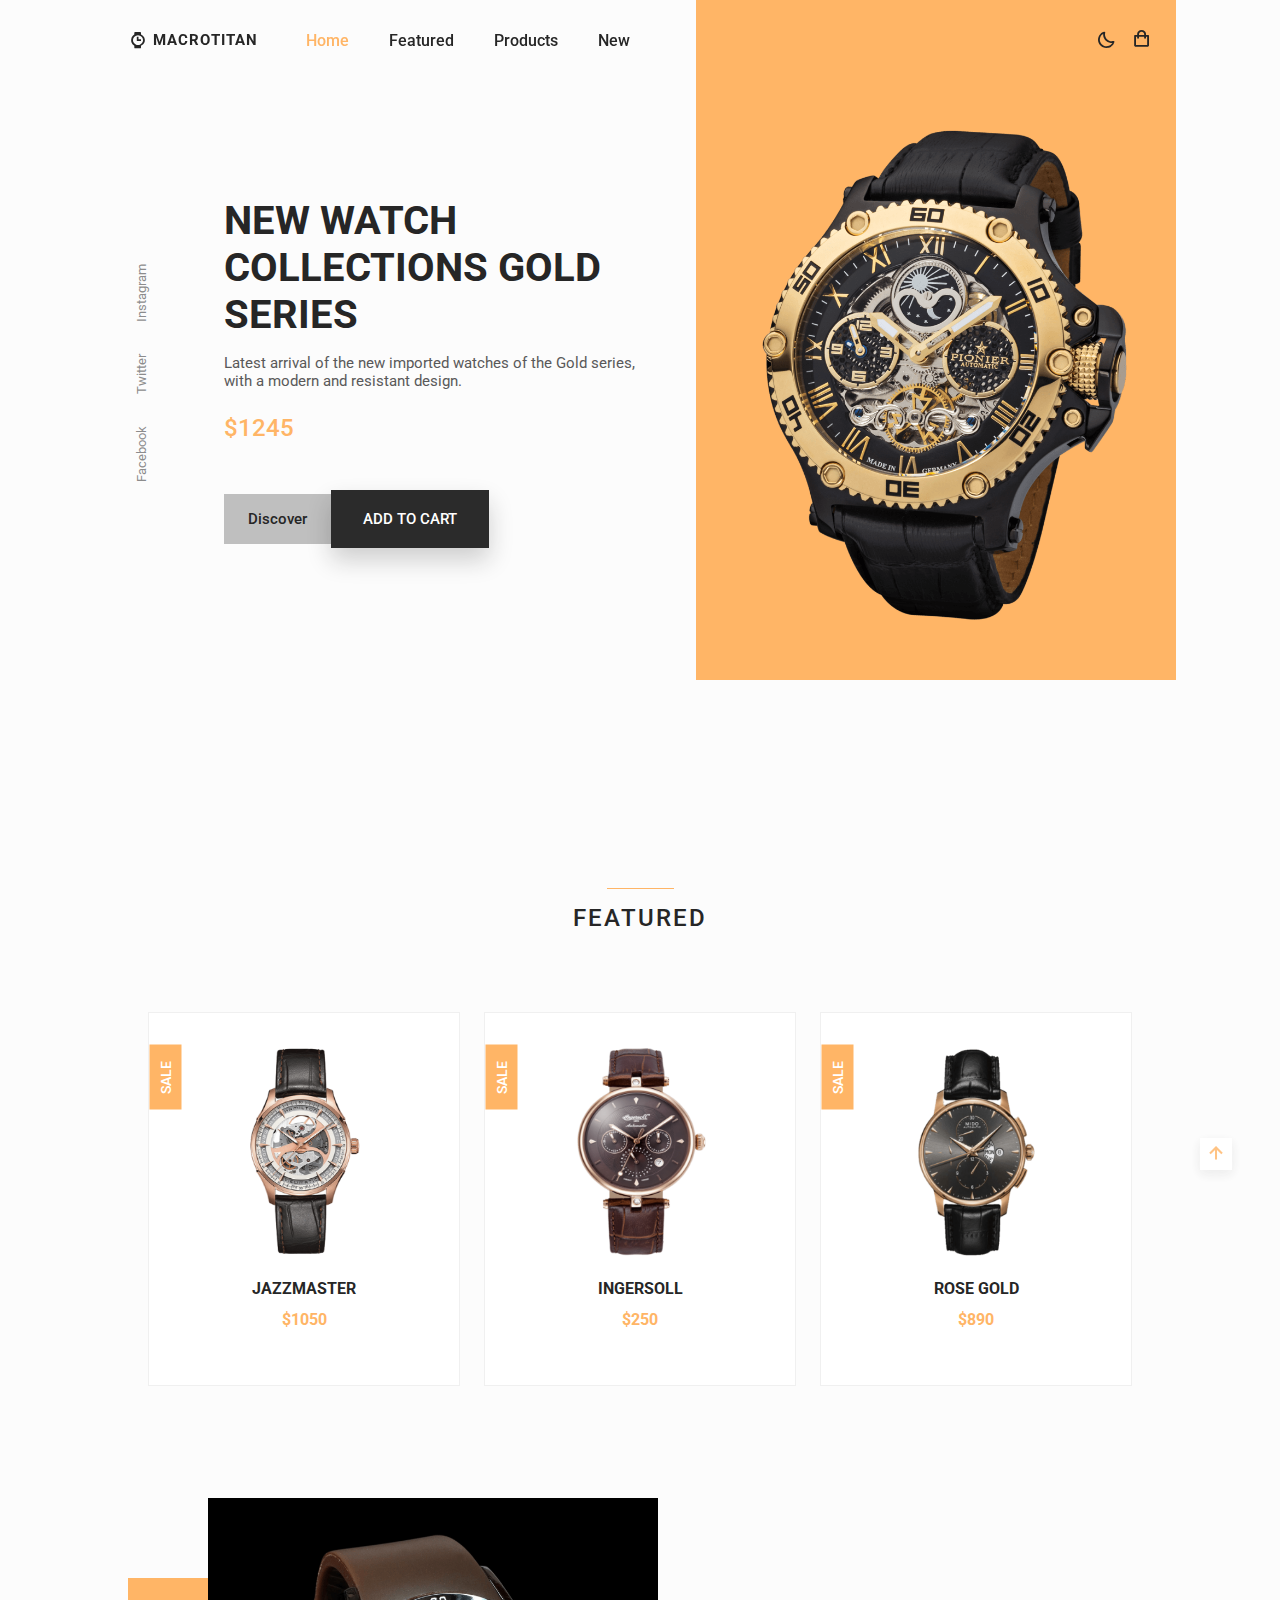
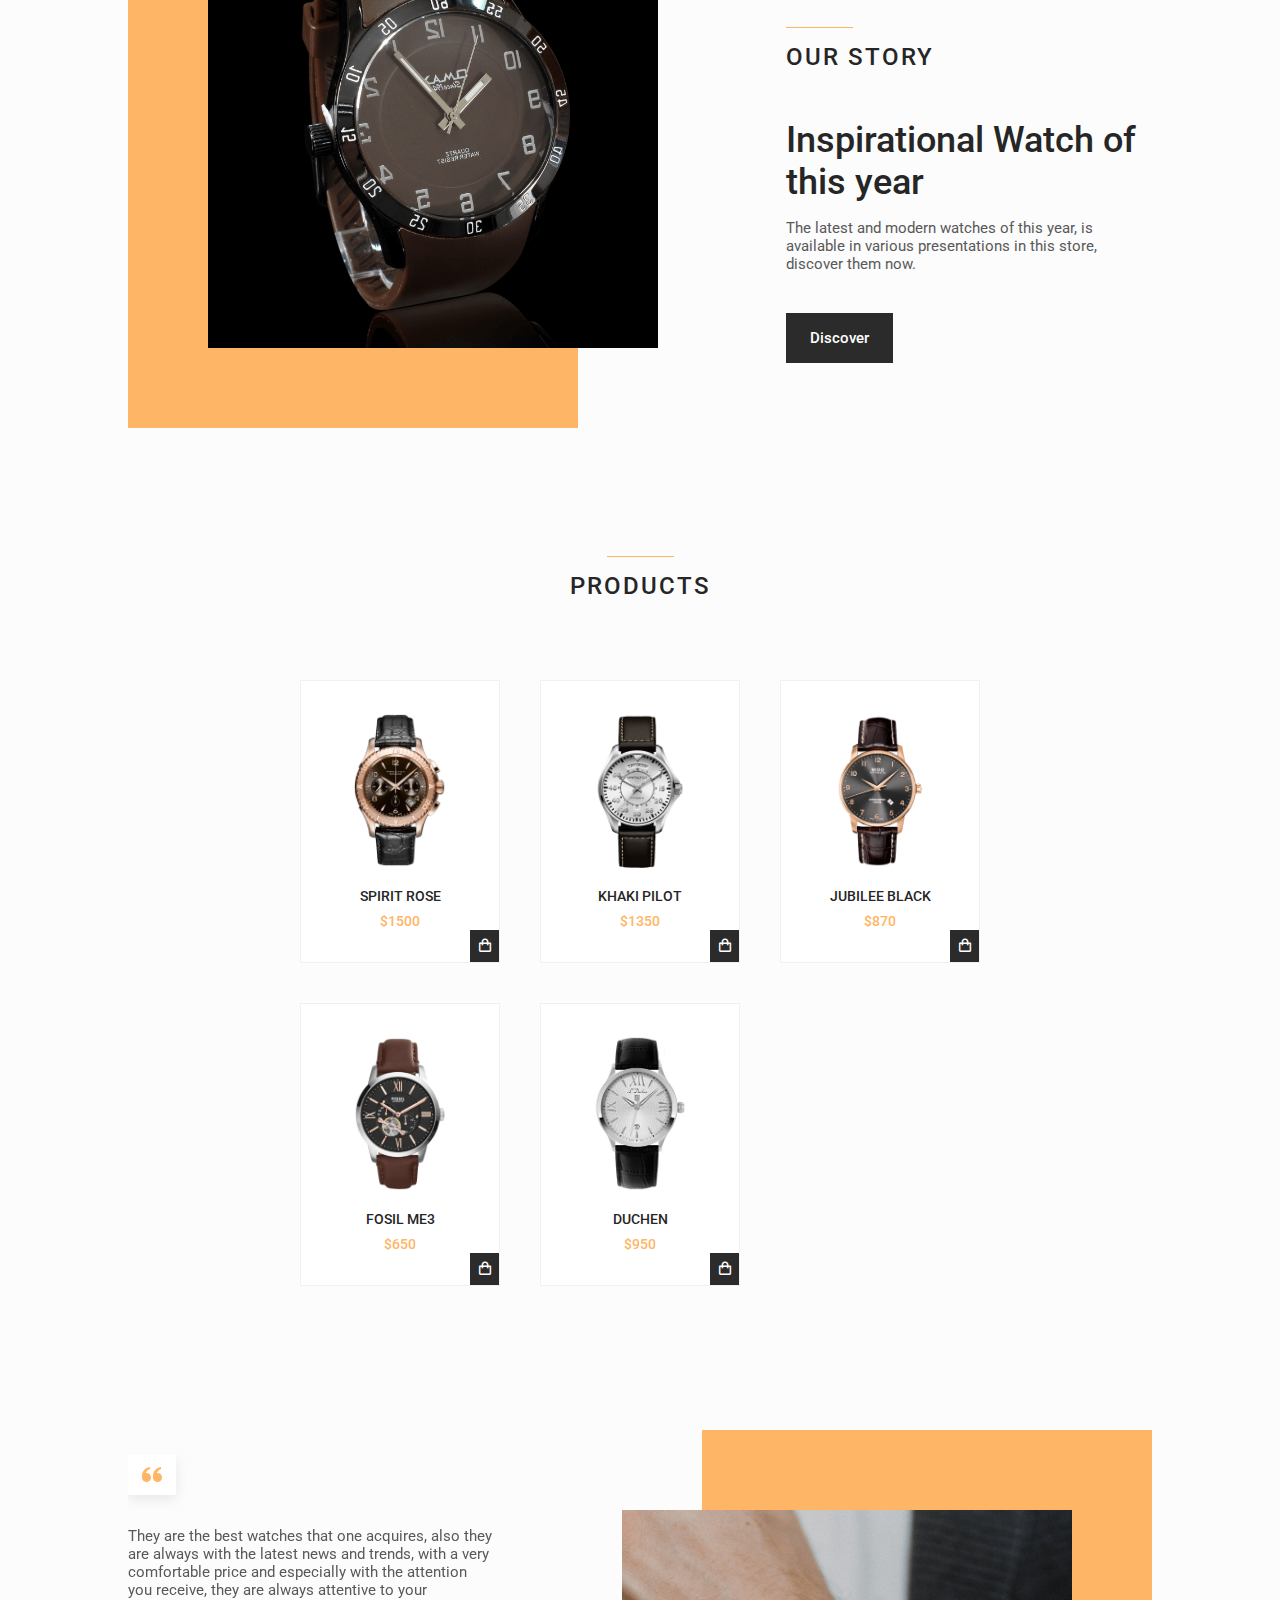
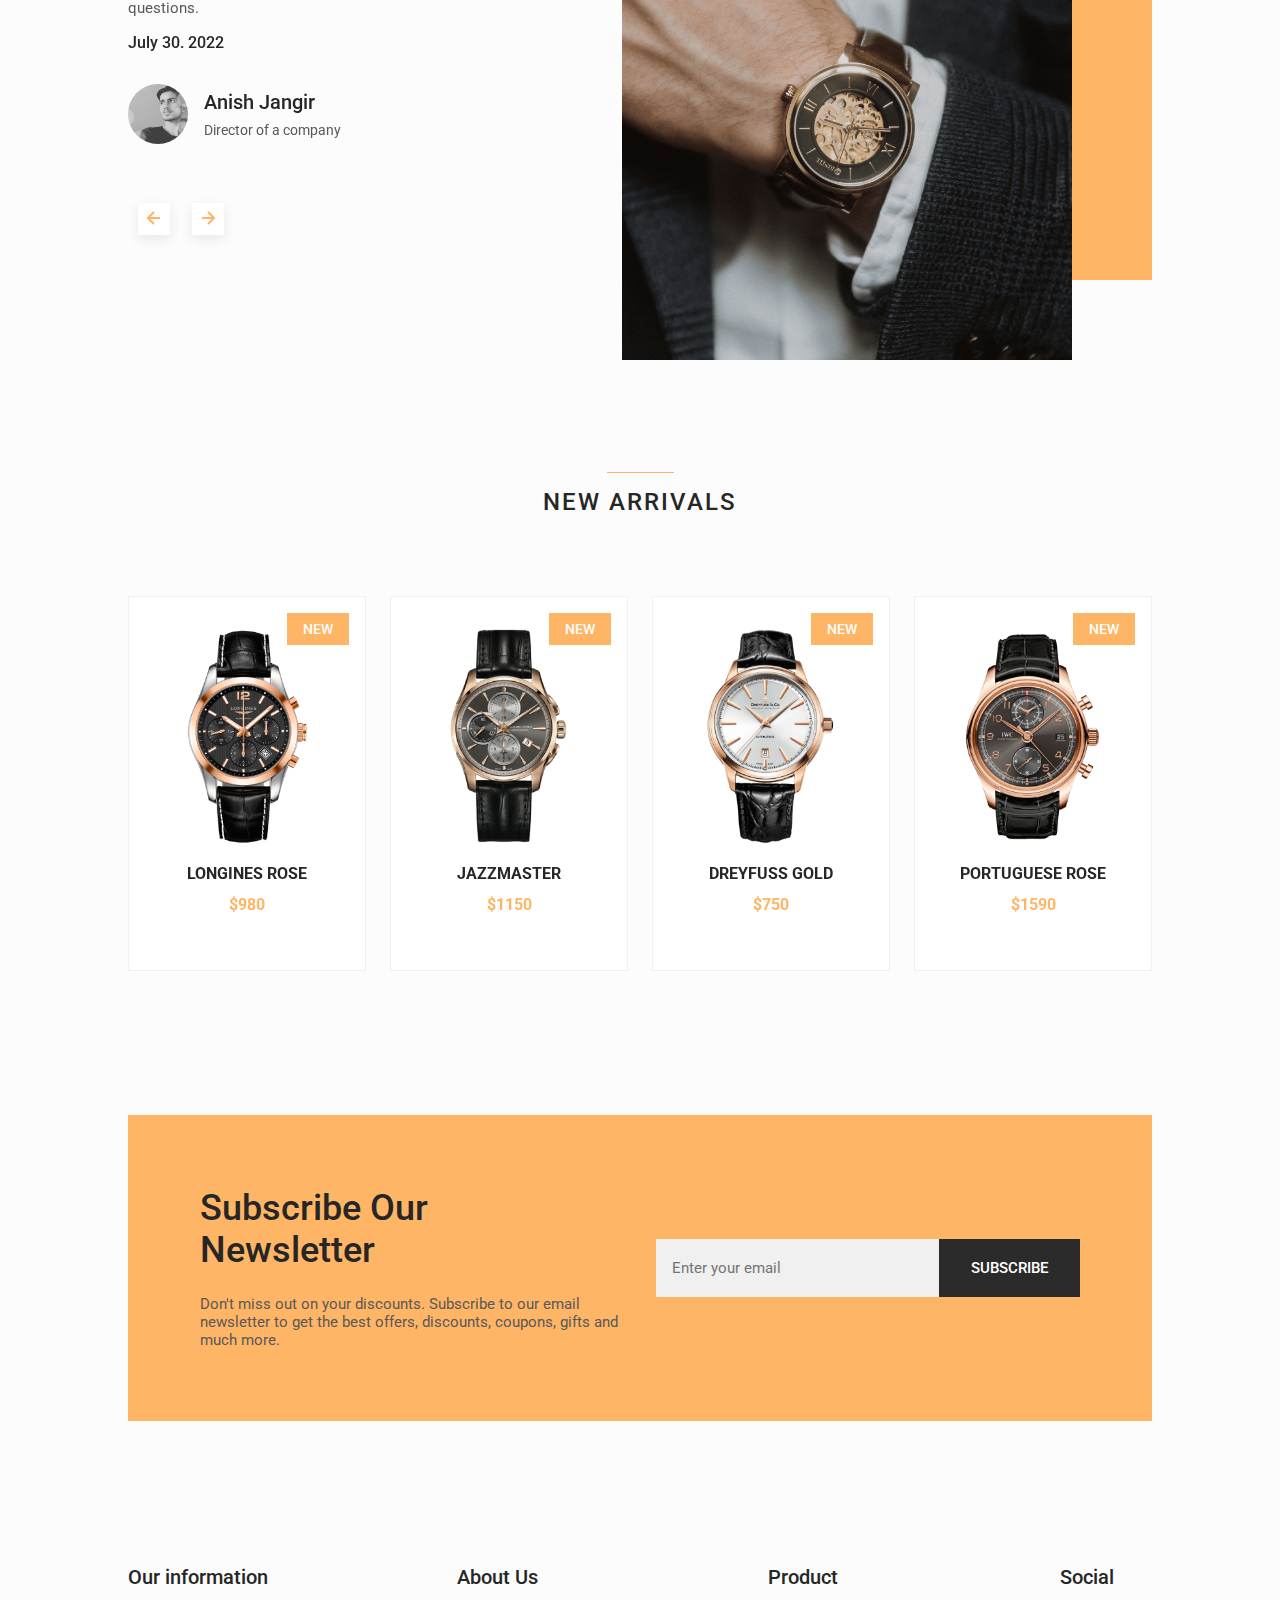
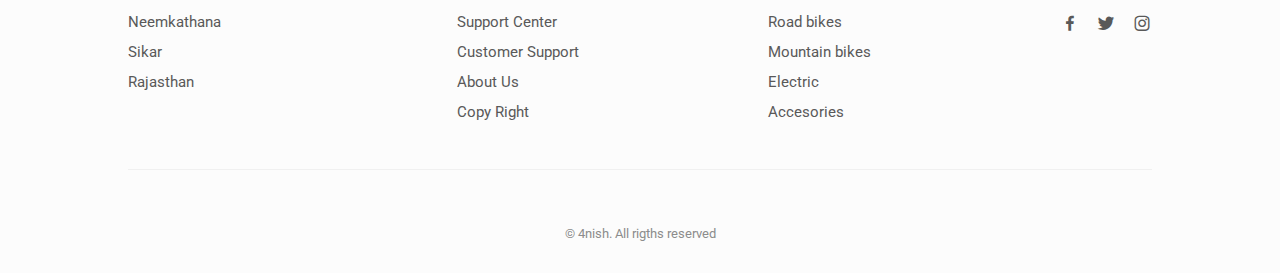
<file: index.html>
<!DOCTYPE html>
    <html lang="en">
    <head>
        <meta charset="UTF-8">
        <meta name="viewport" content="width=device-width, initial-scale=1.0">

        <!--to include favicoms here-->
        <link rel="shortcut icon" href="assets/img/favicon.png" type="image/x-icon">

        <!--to include boxicons here-->
        <link rel="stylesheet" href="https://cdn.jsdelivr.net/npm/boxicons@latest/css/boxicons.min.css">

        <!--for swiper css and transitions--> 
        <link rel="stylesheet" href="assets/css/swiper-bundle.min.css">

        <!--for css-->
        <link rel="stylesheet" href="assets/css/styles.css">

        <title>Responsive watches website - 4nish</title>
    </head>
    <body>
        <header class="header" id="header">
            <nav class="nav container">
                <a href="#" class="nav__logo">
                    <i class='bx bxs-watch nav__logo-icon'></i> MacroTitan
                </a>

                <div class="nav__menu" id="nav-menu">
                    <ul class="nav__list">
                        <li class="nav__item">
                            <a href="#home" class="nav__link active-link">Home</a>
                        </li>
                        <li class="nav__item">
                            <a href="#featured" class="nav__link">Featured</a>
                        </li>
                        <li class="nav__item">
                            <a href="#products" class="nav__link">Products</a>
                        </li>
                        <li class="nav__item">
                            <a href="#new" class="nav__link">New</a>
                        </li>
                    </ul>

                    <div class="nav__close" id="nav-close">
                        <i class='bx bx-x' ></i>
                    </div>
                </div>

                <div class="nav__btns">
                    <!-- Button to change the theme-->
                    <i class='bx bx-moon change-theme' id="theme-button"></i>

                    <div class="nav__shop" id="cart-shop">
                        <i class='bx bx-shopping-bag' ></i>
                    </div>

                    <div class="nav__toggle" id="nav-toggle">
                        <i class='bx bx-grid-alt' ></i>
                    </div>
                </div>
            </nav>
        </header>

        <!--Cart-->
        <div class="cart" id="cart">
            <i class='bx bx-x cart__close' id="cart-close"></i>

            <h2 class="cart__title-center">My Cart</h2>

            <div class="cart__container">
                <article class="cart__card">
                    <div class="cart__box">
                        <img src="assets/img/featured1.png" alt="" class="cart__img">
                    </div>

                    <div class="cart__details">
                        <h3 class="cart__title">Jazzmaster</h3>
                        <span class="cart__price">$1050</span>

                        <div class="cart__amount">
                            <div class="cart__amount-content">
                                <span class="cart__amount-box">
                                    <i class='bx bx-minus' ></i>
                                </span>

                                <span class="cart__amount-number">1</span>

                                <span class="cart__amount-box">
                                    <i class='bx bx-plus' ></i>
                                </span>
                            </div>

                            <i class='bx bx-trash-alt cart__amount-trash' ></i>
                        </div>
                    </div>
                </article>
                
                <article class="cart__card">
                    <div class="cart__box">
                        <img src="assets/img/featured3.png" alt="" class="cart__img">
                    </div>

                    <div class="cart__details">
                        <h3 class="cart__title">Rose Gold</h3>
                        <span class="cart__price">$850</span>

                        <div class="cart__amount">
                            <div class="cart__amount-content">
                                <span class="cart__amount-box">
                                    <i class='bx bx-minus' ></i>
                                </span>

                                <span class="cart__amount-number">1</span>

                                <span class="cart__amount-box">
                                    <i class='bx bx-plus' ></i>
                                </span>
                            </div>

                            <i class='bx bx-trash-alt cart__amount-trash' ></i>
                        </div>
                    </div>
                </article>

                <article class="cart__card">
                    <div class="cart__box">
                        <img src="assets/img/new1.png" alt="" class="cart__img">
                    </div>

                    <div class="cart__details">
                        <h3 class="cart__title">Longines Rose</h3>
                        <span class="cart__price">$980</span>

                        <div class="cart__amount">
                            <div class="cart__amount-content">
                                <span class="cart__amount-box">
                                    <i class='bx bx-minus' ></i>
                                </span>

                                <span class="cart__amount-number">1</span>

                                <span class="cart__amount-box">
                                    <i class='bx bx-plus' ></i>
                                </span>
                            </div>

                            <i class='bx bx-trash-alt cart__amount-trash' ></i>
                        </div>
                    </div>
                </article>
            </div>

            <div class="cart__prices">
                <span class="cart__prices-item">3 items</span>
                <span class="cart__prices-total">$2880</span>
            </div>
        </div>

        <!--Main department-->
        <main class="main">
            <!--Home-->
            <section class="home" id="home">
                <div class="home__container container grid">
                    <div class="home__img-bg">
                        <img src="assets/img/home.png" alt="" class="home__img">
                    </div>
    
                    <div class="home__social">
                        <a href="https://www.facebook.com/" target="_blank" class="home__social-link">
                            Facebook
                        </a>
                        <a href="https://twitter.com/" target="_blank" class="home__social-link">
                            Twitter
                        </a>
                        <a href="https://www.instagram.com/" target="_blank" class="home__social-link">
                            Instagram
                        </a>
                    </div>
    
                    <div class="home__data">
                        <h1 class="home__title">NEW WATCH <br> COLLECTIONS GOLD SERIES</h1>
                        <p class="home__description">
                            Latest arrival of the new imported watches of the Gold series, 
                            with a modern and resistant design.
                        </p>
                        <span class="home__price">$1245</span>

                        <div class="home__btns">
                            <a href="#" class="button button--gray button--small">
                                Discover
                            </a>

                            <button class="button home__button">ADD TO CART</button>
                        </div>
                    </div>
                </div>
            </section>

            <!-- FEATURED-->
            <section class="featured section container" id="featured">
                <h2 class="section__title">
                    Featured
                </h2>

                <div class="featured__container grid">
                    <article class="featured__card">
                        <span class="featured__tag">Sale</span>

                        <img src="assets/img/featured1.png" alt="" class="featured__img">

                        <div class="featured__data">
                            <h3 class="featured__title">Jazzmaster</h3>
                            <span class="featured__price">$1050</span>
                        </div>

                        <button class="button featured__button">ADD TO CART</button>
                    </article>

                    <article class="featured__card">
                        <span class="featured__tag">Sale</span>

                        <img src="assets/img/featured2.png" alt="" class="featured__img">

                        <div class="featured__data">
                            <h3 class="featured__title">Ingersoll</h3>
                            <span class="featured__price">$250</span>
                        </div>

                        <button class="button featured__button">ADD TO CART</button>
                    </article>

                    <article class="featured__card">
                        <span class="featured__tag">Sale</span>

                        <img src="assets/img/featured3.png" alt="" class="featured__img">

                        <div class="featured__data">
                            <h3 class="featured__title">Rose gold</h3>
                            <span class="featured__price">$890</span>
                        </div>

                        <button class="button featured__button">ADD TO CART</button>
                    </article>
                </div>
            </section>

            <!--STORY -->
            <section class="story section container">
                <div class="story__container grid">
                    <div class="story__data">
                        <h2 class="section__title story__section-title">
                            Our Story
                        </h2>
    
                        <h1 class="story__title">
                            Inspirational Watch of <br> this year
                        </h1>
    
                        <p class="story__description">
                            The latest and modern watches of this year, is available in various 
                            presentations in this store, discover them now.
                        </p>
    
                        <a href="#" class="button button--small">Discover</a>
                    </div>

                    <div class="story__images">
                        <img src="assets/img/story.png" alt="" class="story__img">
                        <div class="story__square"></div>
                    </div>
                </div>
            </section>

            <!--PRODUCTS-->
            <section class="products section container" id="products">
                <h2 class="section__title">
                    Products
                </h2>

                <div class="products__container grid">
                    <article class="products__card">
                        <img src="assets/img/product1.png" alt="" class="products__img">

                        <h3 class="products__title">Spirit rose</h3>
                        <span class="products__price">$1500</span>

                        <button class="products__button">
                            <i class='bx bx-shopping-bag'></i>
                        </button>
                    </article>

                    <article class="products__card">
                        <img src="assets/img/product2.png" alt="" class="products__img">

                        <h3 class="products__title">Khaki pilot</h3>
                        <span class="products__price">$1350</span>

                        <button class="products__button">
                            <i class='bx bx-shopping-bag'></i>
                        </button>
                    </article>

                    <article class="products__card">
                        <img src="assets/img/product3.png" alt="" class="products__img">

                        <h3 class="products__title">Jubilee black</h3>
                        <span class="products__price">$870</span>

                        <button class="products__button">
                            <i class='bx bx-shopping-bag'></i>
                        </button>
                    </article>

                    <article class="products__card">
                        <img src="assets/img/product4.png" alt="" class="products__img">

                        <h3 class="products__title">Fosil me3</h3>
                        <span class="products__price">$650</span>

                        <button class="products__button">
                            <i class='bx bx-shopping-bag'></i>
                        </button>
                    </article>

                    <article class="products__card">
                        <img src="assets/img/product5.png" alt="" class="products__img">

                        <h3 class="products__title">Duchen</h3>
                        <span class="products__price">$950</span>

                        <button class="products__button">
                            <i class='bx bx-shopping-bag'></i>
                        </button>
                    </article>
                </div>
            </section>

            <!--TESTIMONIAL-->
            <section class="testimonial section container">
                <div class="testimonial__container grid">
                    <div class="swiper testimonial-swiper">
                        <div class="swiper-wrapper">
                            <div class="testimonial__card swiper-slide">
                                <div class="testimonial__quote">
                                    <i class='bx bxs-quote-alt-left' ></i>
                                </div>
                                <p class="testimonial__description">
                                    They are the best watches that one acquires, also they are always with the latest 
                                    news and trends, with a very comfortable price and especially with the attention 
                                    you receive, they are always attentive to your questions.
                                </p>
                                <h3 class="testimonial__date">July 30. 2022</h3>
        
                                <div class="testimonial__perfil">
                                    <img src="assets/img/testimonial1.jpg" alt="" class="testimonial__perfil-img">
        
                                    <div class="testimonial__perfil-data">
                                        <span class="testimonial__perfil-name">Anish Jangir</span>
                                        <span class="testimonial__perfil-detail">Director of a company</span>
                                    </div>
                                </div>
                            </div>

                            <div class="testimonial__card swiper-slide">
                                <div class="testimonial__quote">
                                    <i class='bx bxs-quote-alt-left' ></i>
                                </div>
                                <p class="testimonial__description">
                                    They are the best watches that one acquires, also they are always with the latest 
                                    news and trends, with a very comfortable price and especially with the attention 
                                    you receive, they are always attentive to your questions.
                                </p>
                                <h3 class="testimonial__date">March 27. 2021</h3>
        
                                <div class="testimonial__perfil">
                                    <img src="assets/img/testimonial2.jpg" alt="" class="testimonial__perfil-img">
        
                                    <div class="testimonial__perfil-data">
                                        <span class="testimonial__perfil-name">Hitesh Mehta</span>
                                        <span class="testimonial__perfil-detail">Manager of a company</span>
                                    </div>
                                </div>
                            </div>

                            <div class="testimonial__card swiper-slide">
                                <div class="testimonial__quote">
                                    <i class='bx bxs-quote-alt-left' ></i>
                                </div>
                                <p class="testimonial__description">
                                    They are the best watches that one acquires, also they are always with the latest 
                                    news and trends, with a very comfortable price and especially with the attention 
                                    you receive, they are always attentive to your questions.
                                </p>
                                <h3 class="testimonial__date">March 27. 2021</h3>
        
                                <div class="testimonial__perfil">
                                    <img src="assets/img/testimonial3.jpg" alt="" class="testimonial__perfil-img">
        
                                    <div class="testimonial__perfil-data">
                                        <span class="testimonial__perfil-name">CyFun</span>
                                        <span class="testimonial__perfil-detail">Security Researcher</span>
                                    </div>
                                </div>
                            </div>
                        </div>
                        
                        <div class="swiper-button-next">
                            <i class='bx bx-right-arrow-alt' ></i>
                        </div>
                        <div class="swiper-button-prev">
                            <i class='bx bx-left-arrow-alt' ></i>
                        </div>
                    </div>

                    <div class="testimonial__images">
                        <div class="testimonial__square"></div>
                        <img src="assets/img/testimonial.png" alt="" class="testimonial__img">
                    </div>
                </div>
            </section>

            <!--NEW-->
            <section class="new section container" id="new">
                <h2 class="section__title">
                    New Arrivals
                </h2>
                
                <div class="new__container">
                    <div class="swiper new-swiper">
                        <div class="swiper-wrapper">
                            <article class="new__card swiper-slide">
                                <span class="new__tag">New</span>
        
                                <img src="assets/img/new1.png" alt="" class="new__img">
        
                                <div class="new__data">
                                    <h3 class="new__title">Longines rose</h3>
                                    <span class="new__price">$980</span>
                                </div>
        
                                <button class="button new__button">ADD TO CART</button>
                            </article>

                            <article class="new__card swiper-slide">
                                <span class="new__tag">New</span>
        
                                <img src="assets/img/new2.png" alt="" class="new__img">
        
                                <div class="new__data">
                                    <h3 class="new__title">Jazzmaster</h3>
                                    <span class="new__price">$1150</span>
                                </div>
        
                                <button class="button new__button">ADD TO CART</button>
                            </article>

                            <article class="new__card swiper-slide">
                                <span class="new__tag">New</span>
        
                                <img src="assets/img/new3.png" alt="" class="new__img">
        
                                <div class="new__data">
                                    <h3 class="new__title">Dreyfuss gold</h3>
                                    <span class="new__price">$750</span>
                                </div>
        
                                <button class="button new__button">ADD TO CART</button>
                            </article>

                            <article class="new__card swiper-slide">
                                <span class="new__tag">New</span>
        
                                <img src="assets/img/new4.png" alt="" class="new__img">
        
                                <div class="new__data">
                                    <h3 class="new__title">Portuguese rose</h3>
                                    <span class="new__price">$1590</span>
                                </div>
        
                                <button class="button new__button">ADD TO CART</button>
                            </article>                       
                        </div>
                    </div>
                </div>
            </section>

            <!--NEWSLETTER -->
            <section class="newsletter section container">
                <div class="newsletter__bg grid">
                    <div>
                        <h2 class="newsletter__title">Subscribe Our <br> Newsletter</h2>
                        <p class="newsletter__description">
                            Don't miss out on your discounts. Subscribe to our email 
                            newsletter to get the best offers, discounts, coupons, 
                            gifts and much more.
                        </p>
                    </div>

                    <form action="" class="newsletter__subscribe">
                        <input type="email" placeholder="Enter your email" class="newsletter__input">
                        <button class="button">
                            SUBSCRIBE
                        </button>
                    </form>
                </div>
            </section>
        </main>

        <!--FOOTER-->
        <footer class="footer section">
            <div class="footer__container container grid">
                <div class="footer__content">
                    <h3 class="footer__title">Our information</h3>

                    <ul class="footer__list">
                        <li>Neemkathana</li>
                        <li>Sikar</li>
                        <li>Rajasthan</li>
                    </ul>
                </div>
                <div class="footer__content">
                    <h3 class="footer__title">About Us</h3>

                    <ul class="footer__links">
                        <li>
                            <a href="#" class="footer__link">Support Center</a>
                        </li>
                        <li>
                            <a href="#" class="footer__link">Customer Support</a>
                        </li>
                        <li>
                            <a href="#" class="footer__link">About Us</a>
                        </li>
                        <li>
                            <a href="#" class="footer__link">Copy Right</a>
                        </li>
                    </ul>
                </div>

                <div class="footer__content">
                    <h3 class="footer__title">Product</h3>

                    <ul class="footer__links">
                        <li>
                            <a href="#" class="footer__link">Road bikes</a>
                        </li>
                        <li>
                            <a href="#" class="footer__link">Mountain bikes</a>
                        </li>
                        <li>
                            <a href="#" class="footer__link">Electric</a>
                        </li>
                        <li>
                            <a href="#" class="footer__link">Accesories</a>
                        </li>
                    </ul>
                </div>

                <div class="footer__content">
                    <h3 class="footer__title">Social</h3>

                    <ul class="footer__social">
                        <a href="https://www.facebook.com/" target="_blank" class="footer__social-link">
                            <i class='bx bxl-facebook'></i>
                        </a>

                        <a href="https://twitter.com/" target="_blank" class="footer__social-link">
                            <i class='bx bxl-twitter' ></i>
                        </a>

                        <a href="https://www.instagram.com/" target="_blank" class="footer__social-link">
                            <i class='bx bxl-instagram' ></i>
                        </a>
                    </ul>
                </div>
            </div>

            <span class="footer__copy">&#169; 4nish. All rigths reserved</span>
        </footer>

        <!--SCROLL UP -->
        <a href="#" class="scrollup" id="scroll-up"> 
            <i class='bx bx-up-arrow-alt scrollup__icon' ></i>
        </a>

        <!--SWIPER JS-->
        <script src="assets/js/swiper-bundle.min.js"></script>

        <!-- MAIN JS -->
        <script src="assets/js/main.js"></script>
    </body>
</html>
</file>
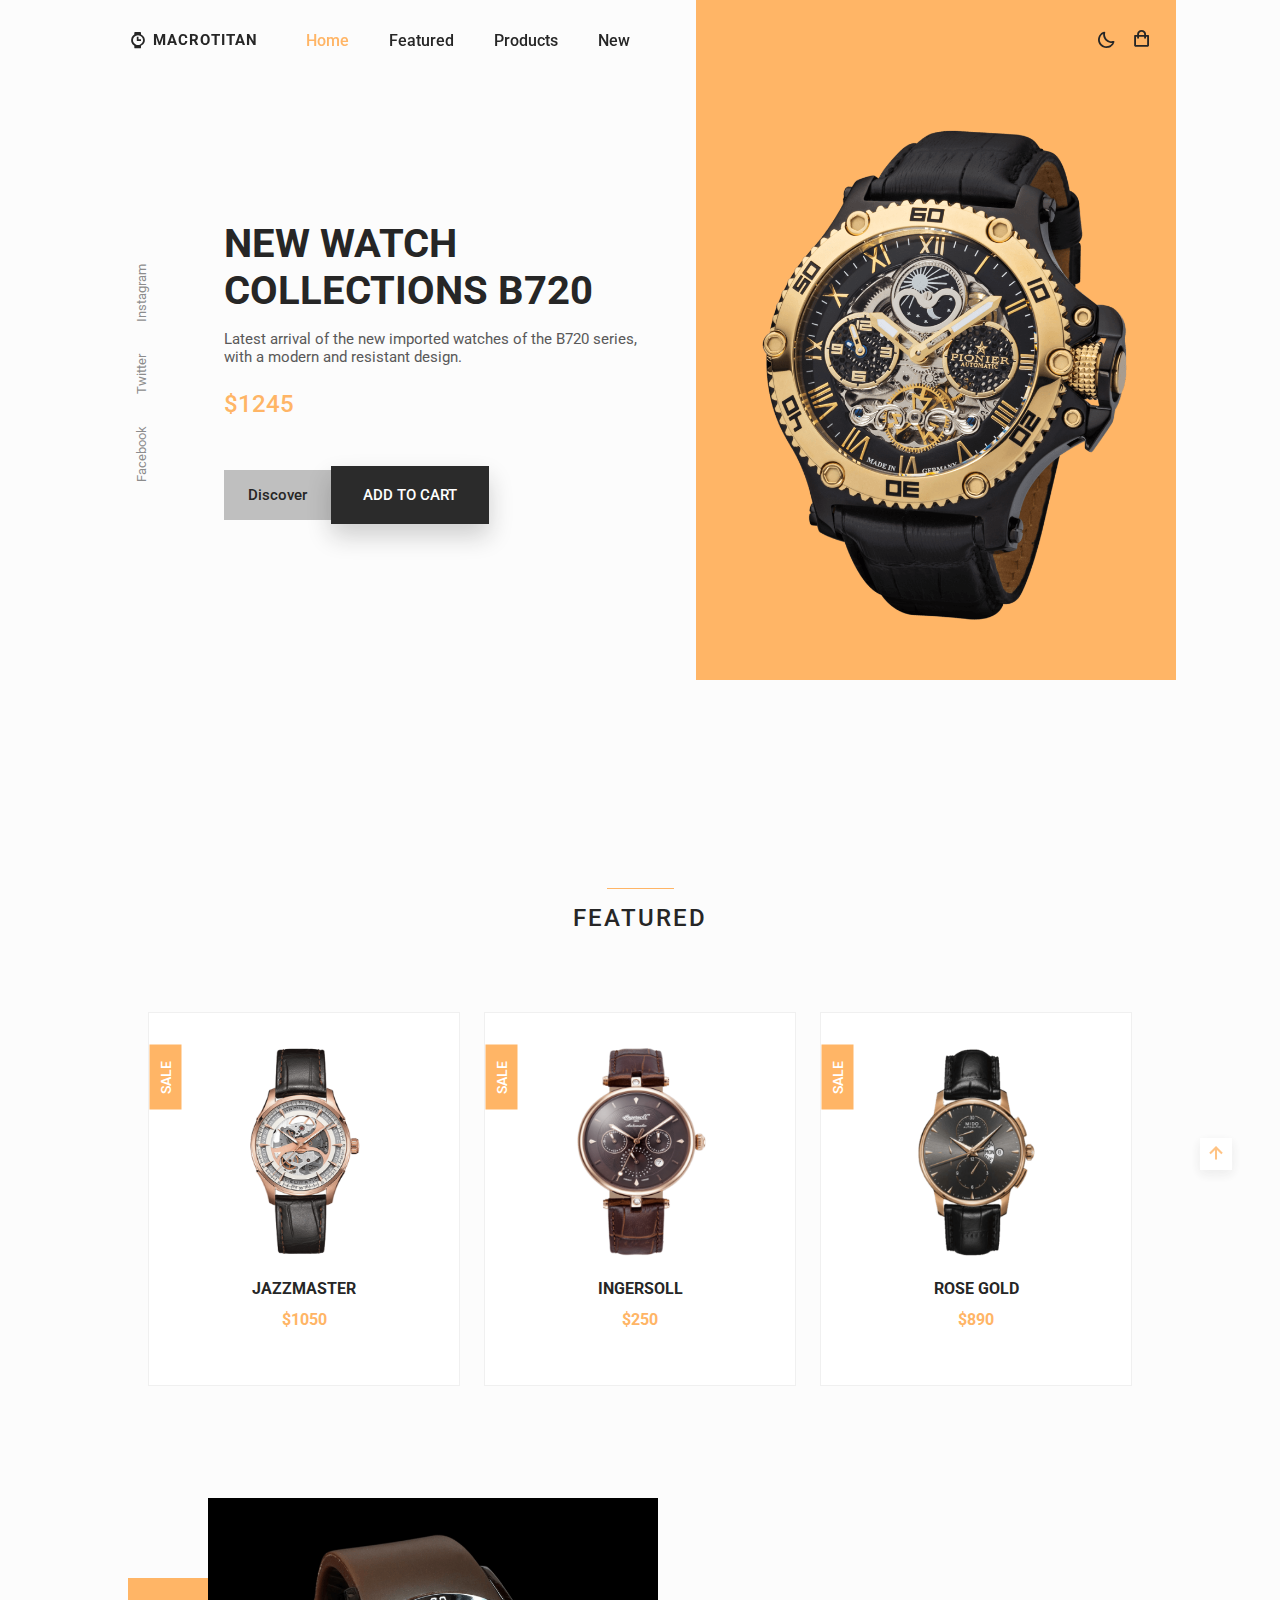
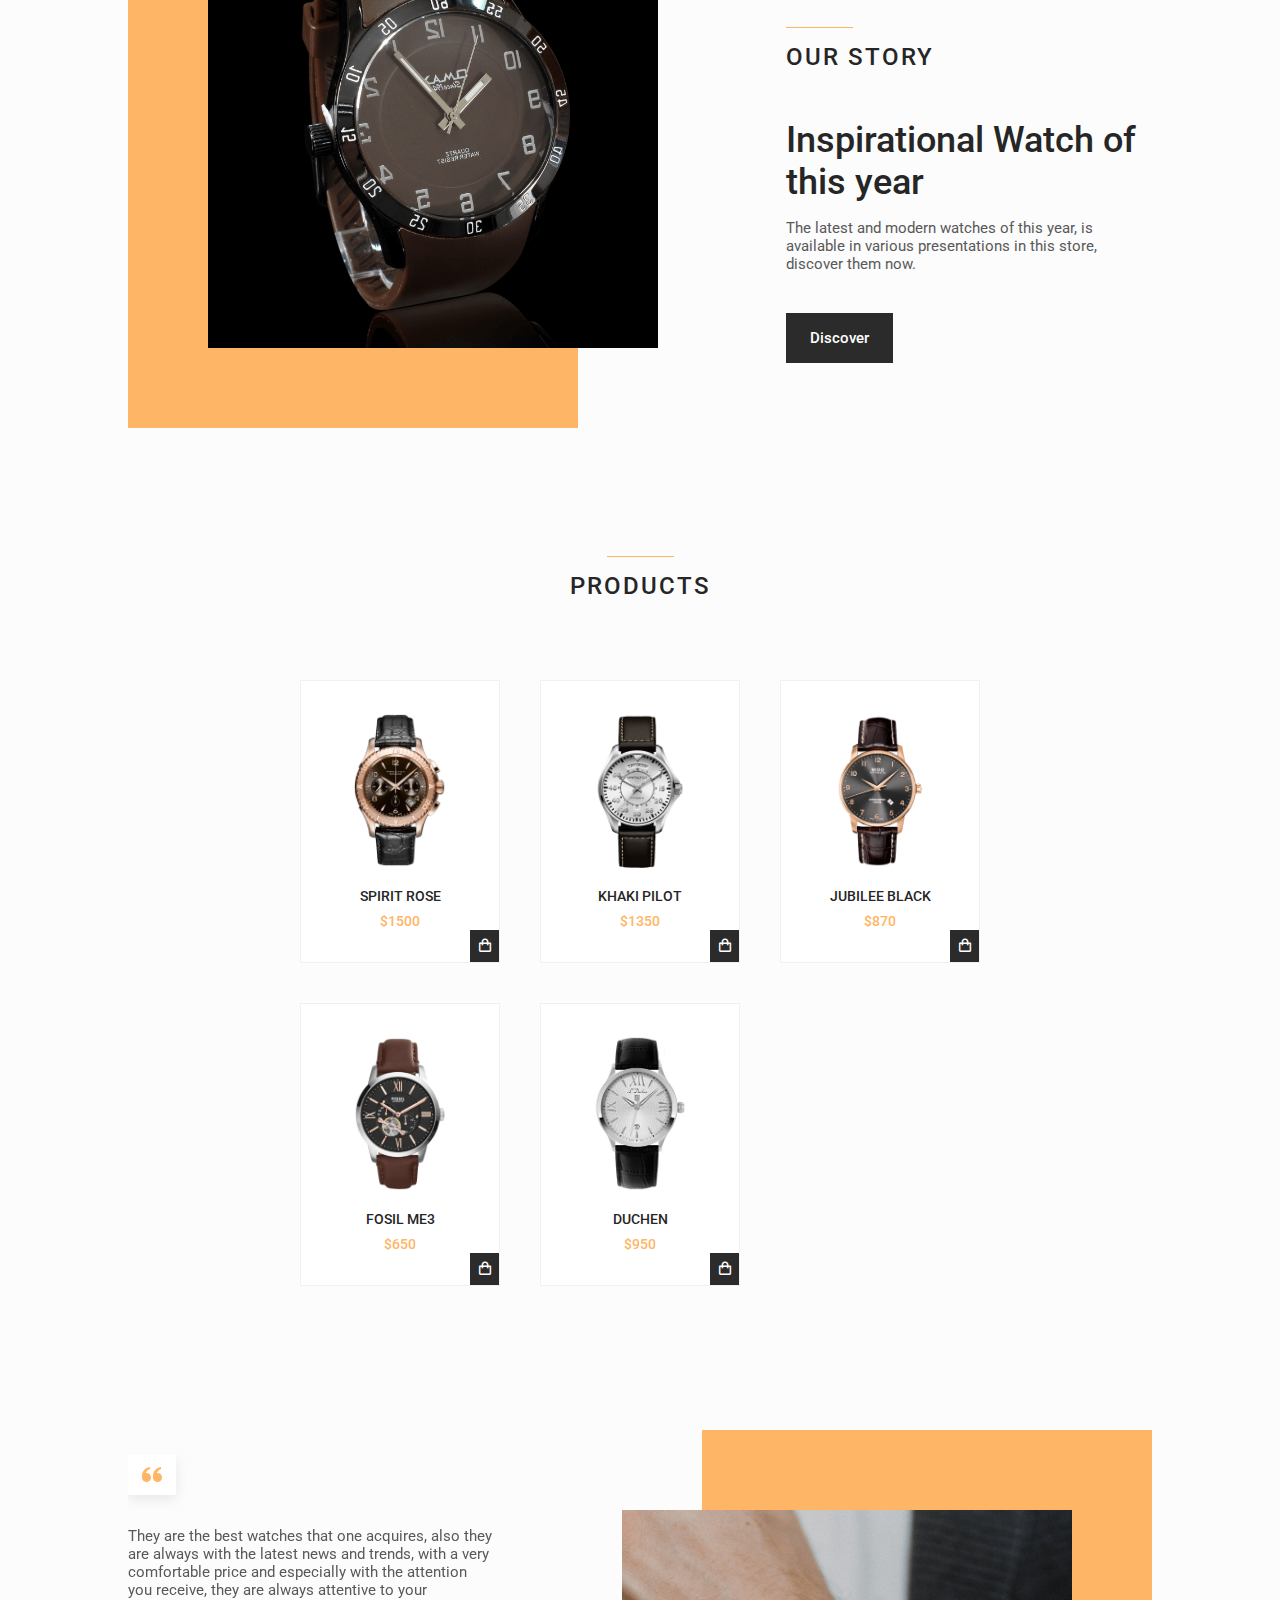
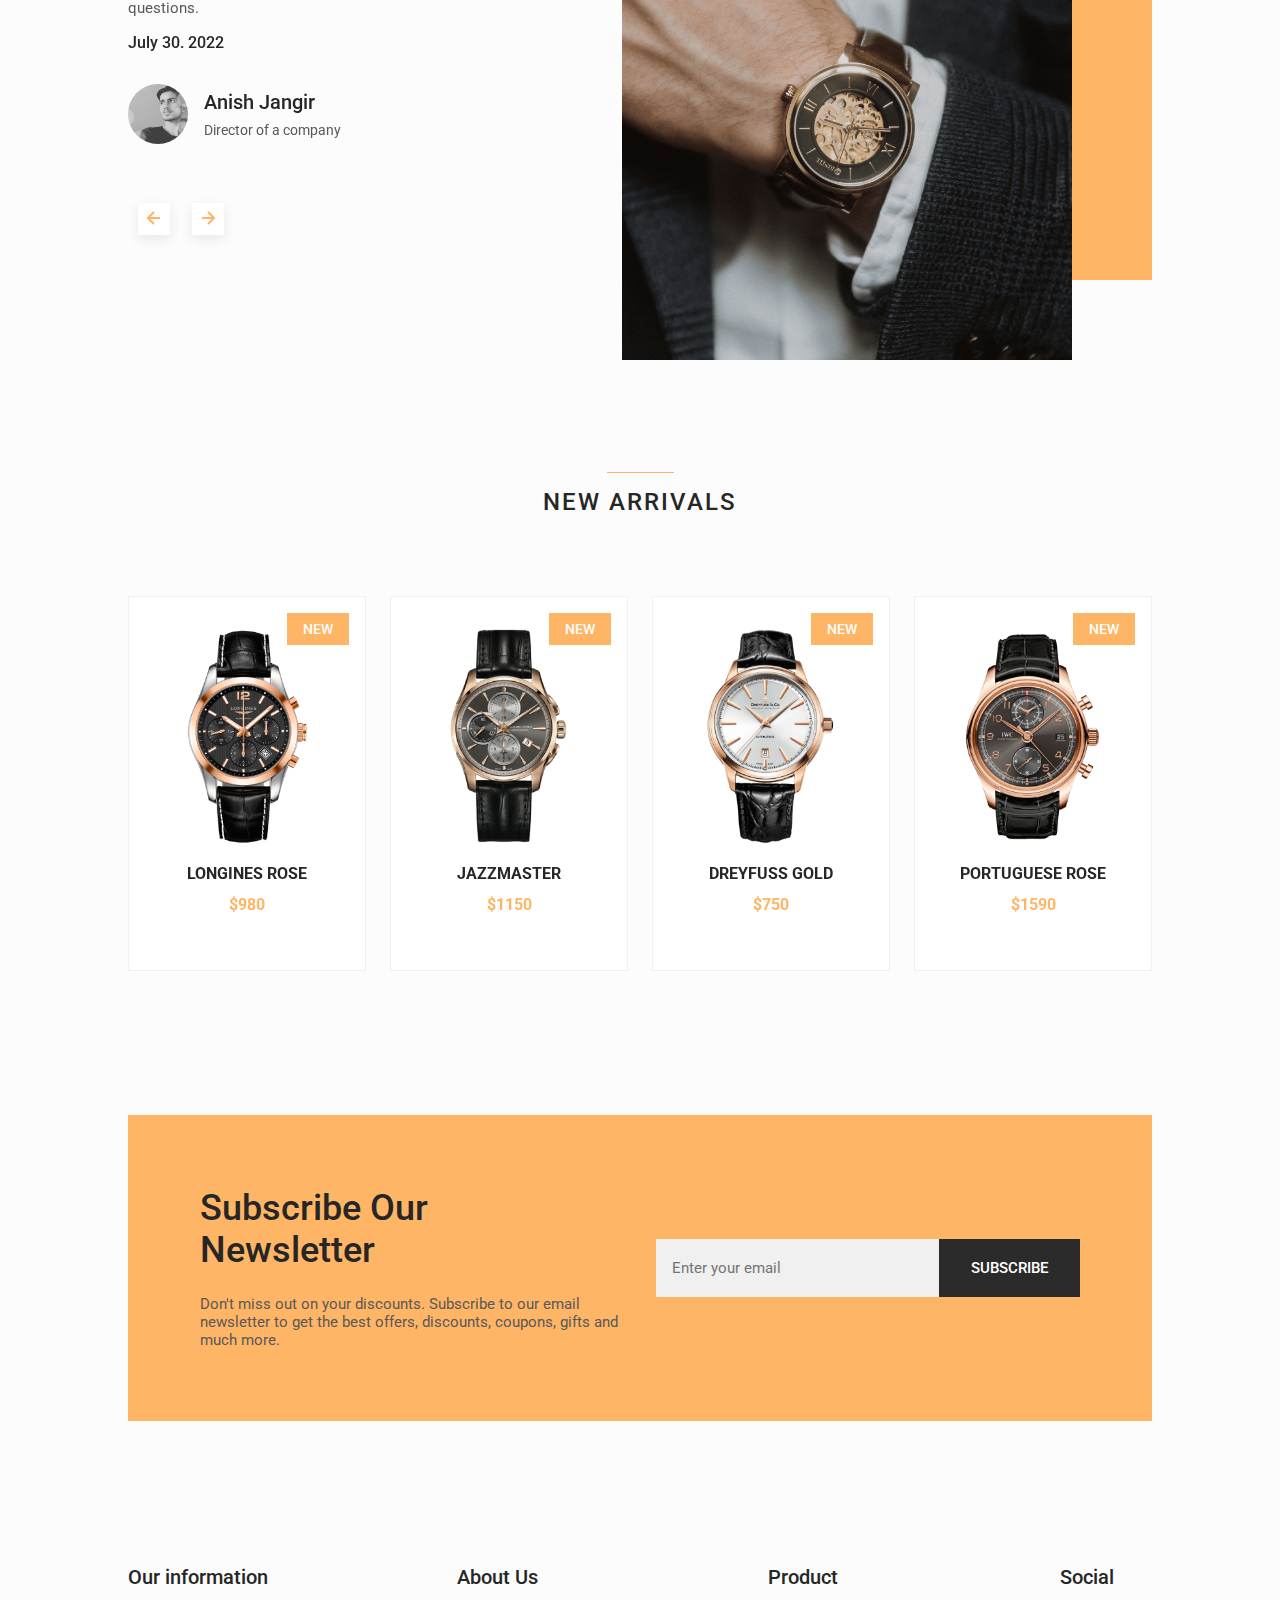
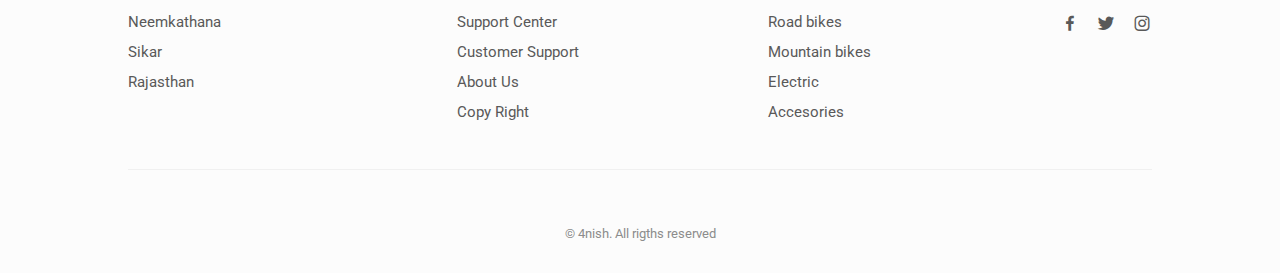
<file: index.html.html>
<!DOCTYPE html>
    <html lang="en">
    <head>
        <meta charset="UTF-8">
        <meta name="viewport" content="width=device-width, initial-scale=1.0">

        <!--=============== FAVICON ===============-->
        <link rel="shortcut icon" href="assets/img/favicon.png" type="image/x-icon">

        <!--=============== BOXICONS ===============-->
        <link rel="stylesheet" href="https://cdn.jsdelivr.net/npm/boxicons@latest/css/boxicons.min.css">

        <!--=============== SWIPER CSS ===============--> 
        <link rel="stylesheet" href="assets/css/swiper-bundle.min.css">

        <!--=============== CSS ===============-->
        <link rel="stylesheet" href="assets/css/styles.css">

        <title>Responsive watches website - 4nish</title>
    </head>
    <body>
        <!--==================== HEADER ====================-->
        <header class="header" id="header">
            <nav class="nav container">
                <a href="#" class="nav__logo">
                    <i class='bx bxs-watch nav__logo-icon'></i> MacroTitan
                </a>

                <div class="nav__menu" id="nav-menu">
                    <ul class="nav__list">
                        <li class="nav__item">
                            <a href="#home" class="nav__link active-link">Home</a>
                        </li>
                        <li class="nav__item">
                            <a href="#featured" class="nav__link">Featured</a>
                        </li>
                        <li class="nav__item">
                            <a href="#products" class="nav__link">Products</a>
                        </li>
                        <li class="nav__item">
                            <a href="#new" class="nav__link">New</a>
                        </li>
                    </ul>

                    <div class="nav__close" id="nav-close">
                        <i class='bx bx-x' ></i>
                    </div>
                </div>

                <div class="nav__btns">
                    <!-- Theme change button -->
                    <i class='bx bx-moon change-theme' id="theme-button"></i>

                    <div class="nav__shop" id="cart-shop">
                        <i class='bx bx-shopping-bag' ></i>
                    </div>

                    <div class="nav__toggle" id="nav-toggle">
                        <i class='bx bx-grid-alt' ></i>
                    </div>
                </div>
            </nav>
        </header>

        <!--==================== CART ====================-->
        <div class="cart" id="cart">
            <i class='bx bx-x cart__close' id="cart-close"></i>

            <h2 class="cart__title-center">My Cart</h2>

            <div class="cart__container">
                <article class="cart__card">
                    <div class="cart__box">
                        <img src="assets/img/featured1.png" alt="" class="cart__img">
                    </div>

                    <div class="cart__details">
                        <h3 class="cart__title">Jazzmaster</h3>
                        <span class="cart__price">$1050</span>

                        <div class="cart__amount">
                            <div class="cart__amount-content">
                                <span class="cart__amount-box">
                                    <i class='bx bx-minus' ></i>
                                </span>

                                <span class="cart__amount-number">1</span>

                                <span class="cart__amount-box">
                                    <i class='bx bx-plus' ></i>
                                </span>
                            </div>

                            <i class='bx bx-trash-alt cart__amount-trash' ></i>
                        </div>
                    </div>
                </article>
                
                <article class="cart__card">
                    <div class="cart__box">
                        <img src="assets/img/featured3.png" alt="" class="cart__img">
                    </div>

                    <div class="cart__details">
                        <h3 class="cart__title">Rose Gold</h3>
                        <span class="cart__price">$850</span>

                        <div class="cart__amount">
                            <div class="cart__amount-content">
                                <span class="cart__amount-box">
                                    <i class='bx bx-minus' ></i>
                                </span>

                                <span class="cart__amount-number">1</span>

                                <span class="cart__amount-box">
                                    <i class='bx bx-plus' ></i>
                                </span>
                            </div>

                            <i class='bx bx-trash-alt cart__amount-trash' ></i>
                        </div>
                    </div>
                </article>

                <article class="cart__card">
                    <div class="cart__box">
                        <img src="assets/img/new1.png" alt="" class="cart__img">
                    </div>

                    <div class="cart__details">
                        <h3 class="cart__title">Longines Rose</h3>
                        <span class="cart__price">$980</span>

                        <div class="cart__amount">
                            <div class="cart__amount-content">
                                <span class="cart__amount-box">
                                    <i class='bx bx-minus' ></i>
                                </span>

                                <span class="cart__amount-number">1</span>

                                <span class="cart__amount-box">
                                    <i class='bx bx-plus' ></i>
                                </span>
                            </div>

                            <i class='bx bx-trash-alt cart__amount-trash' ></i>
                        </div>
                    </div>
                </article>
            </div>

            <div class="cart__prices">
                <span class="cart__prices-item">3 items</span>
                <span class="cart__prices-total">$2880</span>
            </div>
        </div>

        <!--==================== MAIN ====================-->
        <main class="main">
            <!--==================== HOME ====================-->
            <section class="home" id="home">
                <div class="home__container container grid">
                    <div class="home__img-bg">
                        <img src="assets/img/home.png" alt="" class="home__img">
                    </div>
    
                    <div class="home__social">
                        <a href="https://www.facebook.com/" target="_blank" class="home__social-link">
                            Facebook
                        </a>
                        <a href="https://twitter.com/" target="_blank" class="home__social-link">
                            Twitter
                        </a>
                        <a href="https://www.instagram.com/" target="_blank" class="home__social-link">
                            Instagram
                        </a>
                    </div>
    
                    <div class="home__data">
                        <h1 class="home__title">NEW WATCH <br> COLLECTIONS B720</h1>
                        <p class="home__description">
                            Latest arrival of the new imported watches of the B720 series, 
                            with a modern and resistant design.
                        </p>
                        <span class="home__price">$1245</span>

                        <div class="home__btns">
                            <a href="#" class="button button--gray button--small">
                                Discover
                            </a>

                            <button class="button home__button">ADD TO CART</button>
                        </div>
                    </div>
                </div>
            </section>

            <!--==================== FEATURED ====================-->
            <section class="featured section container" id="featured">
                <h2 class="section__title">
                    Featured
                </h2>

                <div class="featured__container grid">
                    <article class="featured__card">
                        <span class="featured__tag">Sale</span>

                        <img src="assets/img/featured1.png" alt="" class="featured__img">

                        <div class="featured__data">
                            <h3 class="featured__title">Jazzmaster</h3>
                            <span class="featured__price">$1050</span>
                        </div>

                        <button class="button featured__button">ADD TO CART</button>
                    </article>

                    <article class="featured__card">
                        <span class="featured__tag">Sale</span>

                        <img src="assets/img/featured2.png" alt="" class="featured__img">

                        <div class="featured__data">
                            <h3 class="featured__title">Ingersoll</h3>
                            <span class="featured__price">$250</span>
                        </div>

                        <button class="button featured__button">ADD TO CART</button>
                    </article>

                    <article class="featured__card">
                        <span class="featured__tag">Sale</span>

                        <img src="assets/img/featured3.png" alt="" class="featured__img">

                        <div class="featured__data">
                            <h3 class="featured__title">Rose gold</h3>
                            <span class="featured__price">$890</span>
                        </div>

                        <button class="button featured__button">ADD TO CART</button>
                    </article>
                </div>
            </section>

            <!--==================== STORY ====================-->
            <section class="story section container">
                <div class="story__container grid">
                    <div class="story__data">
                        <h2 class="section__title story__section-title">
                            Our Story
                        </h2>
    
                        <h1 class="story__title">
                            Inspirational Watch of <br> this year
                        </h1>
    
                        <p class="story__description">
                            The latest and modern watches of this year, is available in various 
                            presentations in this store, discover them now.
                        </p>
    
                        <a href="#" class="button button--small">Discover</a>
                    </div>

                    <div class="story__images">
                        <img src="assets/img/story.png" alt="" class="story__img">
                        <div class="story__square"></div>
                    </div>
                </div>
            </section>

            <!--==================== PRODUCTS ====================-->
            <section class="products section container" id="products">
                <h2 class="section__title">
                    Products
                </h2>

                <div class="products__container grid">
                    <article class="products__card">
                        <img src="assets/img/product1.png" alt="" class="products__img">

                        <h3 class="products__title">Spirit rose</h3>
                        <span class="products__price">$1500</span>

                        <button class="products__button">
                            <i class='bx bx-shopping-bag'></i>
                        </button>
                    </article>

                    <article class="products__card">
                        <img src="assets/img/product2.png" alt="" class="products__img">

                        <h3 class="products__title">Khaki pilot</h3>
                        <span class="products__price">$1350</span>

                        <button class="products__button">
                            <i class='bx bx-shopping-bag'></i>
                        </button>
                    </article>

                    <article class="products__card">
                        <img src="assets/img/product3.png" alt="" class="products__img">

                        <h3 class="products__title">Jubilee black</h3>
                        <span class="products__price">$870</span>

                        <button class="products__button">
                            <i class='bx bx-shopping-bag'></i>
                        </button>
                    </article>

                    <article class="products__card">
                        <img src="assets/img/product4.png" alt="" class="products__img">

                        <h3 class="products__title">Fosil me3</h3>
                        <span class="products__price">$650</span>

                        <button class="products__button">
                            <i class='bx bx-shopping-bag'></i>
                        </button>
                    </article>

                    <article class="products__card">
                        <img src="assets/img/product5.png" alt="" class="products__img">

                        <h3 class="products__title">Duchen</h3>
                        <span class="products__price">$950</span>

                        <button class="products__button">
                            <i class='bx bx-shopping-bag'></i>
                        </button>
                    </article>
                </div>
            </section>

            <!--==================== TESTIMONIAL ====================-->
            <section class="testimonial section container">
                <div class="testimonial__container grid">
                    <div class="swiper testimonial-swiper">
                        <div class="swiper-wrapper">
                            <div class="testimonial__card swiper-slide">
                                <div class="testimonial__quote">
                                    <i class='bx bxs-quote-alt-left' ></i>
                                </div>
                                <p class="testimonial__description">
                                    They are the best watches that one acquires, also they are always with the latest 
                                    news and trends, with a very comfortable price and especially with the attention 
                                    you receive, they are always attentive to your questions.
                                </p>
                                <h3 class="testimonial__date">July 30. 2022</h3>
        
                                <div class="testimonial__perfil">
                                    <img src="assets/img/testimonial1.jpg" alt="" class="testimonial__perfil-img">
        
                                    <div class="testimonial__perfil-data">
                                        <span class="testimonial__perfil-name">Anish Jangir</span>
                                        <span class="testimonial__perfil-detail">Director of a company</span>
                                    </div>
                                </div>
                            </div>

                            <div class="testimonial__card swiper-slide">
                                <div class="testimonial__quote">
                                    <i class='bx bxs-quote-alt-left' ></i>
                                </div>
                                <p class="testimonial__description">
                                    They are the best watches that one acquires, also they are always with the latest 
                                    news and trends, with a very comfortable price and especially with the attention 
                                    you receive, they are always attentive to your questions.
                                </p>
                                <h3 class="testimonial__date">March 27. 2021</h3>
        
                                <div class="testimonial__perfil">
                                    <img src="assets/img/testimonial2.jpg" alt="" class="testimonial__perfil-img">
        
                                    <div class="testimonial__perfil-data">
                                        <span class="testimonial__perfil-name">Samantha Mey</span>
                                        <span class="testimonial__perfil-detail">Director of a company</span>
                                    </div>
                                </div>
                            </div>

                            <div class="testimonial__card swiper-slide">
                                <div class="testimonial__quote">
                                    <i class='bx bxs-quote-alt-left' ></i>
                                </div>
                                <p class="testimonial__description">
                                    They are the best watches that one acquires, also they are always with the latest 
                                    news and trends, with a very comfortable price and especially with the attention 
                                    you receive, they are always attentive to your questions.
                                </p>
                                <h3 class="testimonial__date">March 27. 2021</h3>
        
                                <div class="testimonial__perfil">
                                    <img src="assets/img/testimonial3.jpg" alt="" class="testimonial__perfil-img">
        
                                    <div class="testimonial__perfil-data">
                                        <span class="testimonial__perfil-name">Raul Zaman</span>
                                        <span class="testimonial__perfil-detail">Director of a company</span>
                                    </div>
                                </div>
                            </div>
                        </div>
                        
                        <div class="swiper-button-next">
                            <i class='bx bx-right-arrow-alt' ></i>
                        </div>
                        <div class="swiper-button-prev">
                            <i class='bx bx-left-arrow-alt' ></i>
                        </div>
                    </div>

                    <div class="testimonial__images">
                        <div class="testimonial__square"></div>
                        <img src="assets/img/testimonial.png" alt="" class="testimonial__img">
                    </div>
                </div>
            </section>

            <!--==================== NEW ====================-->
            <section class="new section container" id="new">
                <h2 class="section__title">
                    New Arrivals
                </h2>
                
                <div class="new__container">
                    <div class="swiper new-swiper">
                        <div class="swiper-wrapper">
                            <article class="new__card swiper-slide">
                                <span class="new__tag">New</span>
        
                                <img src="assets/img/new1.png" alt="" class="new__img">
        
                                <div class="new__data">
                                    <h3 class="new__title">Longines rose</h3>
                                    <span class="new__price">$980</span>
                                </div>
        
                                <button class="button new__button">ADD TO CART</button>
                            </article>

                            <article class="new__card swiper-slide">
                                <span class="new__tag">New</span>
        
                                <img src="assets/img/new2.png" alt="" class="new__img">
        
                                <div class="new__data">
                                    <h3 class="new__title">Jazzmaster</h3>
                                    <span class="new__price">$1150</span>
                                </div>
        
                                <button class="button new__button">ADD TO CART</button>
                            </article>

                            <article class="new__card swiper-slide">
                                <span class="new__tag">New</span>
        
                                <img src="assets/img/new3.png" alt="" class="new__img">
        
                                <div class="new__data">
                                    <h3 class="new__title">Dreyfuss gold</h3>
                                    <span class="new__price">$750</span>
                                </div>
        
                                <button class="button new__button">ADD TO CART</button>
                            </article>

                            <article class="new__card swiper-slide">
                                <span class="new__tag">New</span>
        
                                <img src="assets/img/new4.png" alt="" class="new__img">
        
                                <div class="new__data">
                                    <h3 class="new__title">Portuguese rose</h3>
                                    <span class="new__price">$1590</span>
                                </div>
        
                                <button class="button new__button">ADD TO CART</button>
                            </article>                       
                        </div>
                    </div>
                </div>
            </section>

            <!--==================== NEWSLETTER ====================-->
            <section class="newsletter section container">
                <div class="newsletter__bg grid">
                    <div>
                        <h2 class="newsletter__title">Subscribe Our <br> Newsletter</h2>
                        <p class="newsletter__description">
                            Don't miss out on your discounts. Subscribe to our email 
                            newsletter to get the best offers, discounts, coupons, 
                            gifts and much more.
                        </p>
                    </div>

                    <form action="" class="newsletter__subscribe">
                        <input type="email" placeholder="Enter your email" class="newsletter__input">
                        <button class="button">
                            SUBSCRIBE
                        </button>
                    </form>
                </div>
            </section>
        </main>

        <!--==================== FOOTER ====================-->
        <footer class="footer section">
            <div class="footer__container container grid">
                <div class="footer__content">
                    <h3 class="footer__title">Our information</h3>

                    <ul class="footer__list">
                        <li>Neemkathana</li>
                        <li>Sikar</li>
                        <li>Rajasthan</li>
                    </ul>
                </div>
                <div class="footer__content">
                    <h3 class="footer__title">About Us</h3>

                    <ul class="footer__links">
                        <li>
                            <a href="#" class="footer__link">Support Center</a>
                        </li>
                        <li>
                            <a href="#" class="footer__link">Customer Support</a>
                        </li>
                        <li>
                            <a href="#" class="footer__link">About Us</a>
                        </li>
                        <li>
                            <a href="#" class="footer__link">Copy Right</a>
                        </li>
                    </ul>
                </div>

                <div class="footer__content">
                    <h3 class="footer__title">Product</h3>

                    <ul class="footer__links">
                        <li>
                            <a href="#" class="footer__link">Road bikes</a>
                        </li>
                        <li>
                            <a href="#" class="footer__link">Mountain bikes</a>
                        </li>
                        <li>
                            <a href="#" class="footer__link">Electric</a>
                        </li>
                        <li>
                            <a href="#" class="footer__link">Accesories</a>
                        </li>
                    </ul>
                </div>

                <div class="footer__content">
                    <h3 class="footer__title">Social</h3>

                    <ul class="footer__social">
                        <a href="https://www.facebook.com/" target="_blank" class="footer__social-link">
                            <i class='bx bxl-facebook'></i>
                        </a>

                        <a href="https://twitter.com/" target="_blank" class="footer__social-link">
                            <i class='bx bxl-twitter' ></i>
                        </a>

                        <a href="https://www.instagram.com/" target="_blank" class="footer__social-link">
                            <i class='bx bxl-instagram' ></i>
                        </a>
                    </ul>
                </div>
            </div>

            <span class="footer__copy">&#169; 4nish. All rigths reserved</span>
        </footer>

        <!--=============== SCROLL UP ===============-->
        <a href="#" class="scrollup" id="scroll-up"> 
            <i class='bx bx-up-arrow-alt scrollup__icon' ></i>
        </a>

        <!--=============== SWIPER JS ===============-->
        <script src="assets/js/swiper-bundle.min.js"></script>

        <!--=============== MAIN JS ===============-->
        <script src="assets/js/main.js"></script>
    </body>
</html>
</file>
<file: assets/css/styles.css>
/*Google Fonts*/
@import url("https://fonts.googleapis.com/css2?family=Roboto:wght@400;500;700&display=swap");

/*=============== VARIABLES CSS ===============*/
:root {
  --header-height: 3.5rem;

  /*colors*/
  --first-color: hsl(31, 100%, 70%);
  --button-color: hsl(0, 0%, 17%);
  --button-color-alt: hsl(0, 0%, 21%);
  --title-color: hsl(0, 0%, 15%);
  --text-color: hsl(0, 0%, 35%);
  --text-color-light: hsl(0, 0%, 55%);
  --body-color: hsl(0, 0%, 99%);
  --container-color: #fff;
  --border-color: hsl(0, 0%, 94%);

  /*fonts*/
  --body-font: 'Roboto', sans-serif;
  --biggest-font-size: 2rem;
  --h1-font-size: 1.5rem;
  --h2-font-size: 1.25rem;
  --h3-font-size: 1rem;
  --normal-font-size: .938rem;
  --small-font-size: .813rem;
  --smaller-font-size: .75rem;

  /*font weight*/
  --font-medium: 500;
  --font-bold: 700;

  /* Margenes Bottom*/
  --mb-0-5: .5rem;
  --mb-0-75: .75rem;
  --mb-1: 1rem;
  --mb-1-5: 1.5rem;
  --mb-2: 2rem;
  --mb-2-5: 2.5rem;
  --mb-3: 3rem;

  /*z index*/
  --z-tooltip: 10;
  --z-fixed: 100;
}

@media screen and (min-width: 968px) {
  :root {
    --biggest-font-size: 2.5rem;
    --h1-font-size: 2.25rem;
    --h2-font-size: 1.5rem;
    --h3-font-size: 1.25rem;
    --normal-font-size: 1rem;
    --small-font-size: .875rem;
    --smaller-font-size: .813rem;
  }
}

/*Base*/
* {
  box-sizing: border-box;
  padding: 0;
  margin: 0;
}

html {
  scroll-behavior: smooth;
}

body,
button,
input {
  font-family: 'Roboto', sans-serif;
  font-size: .938rem;
}

body {
  margin: 0;
  background-color: var(--body-color);
  color: var(--text-color);
  /*For animation dark mode*/
  transition: .4s;
}

h1, h2, h3, h4 {
  color: var(--title-color);
  font-weight: var(--font-medium);
}

ul {
  list-style: none;
}

a {
  text-decoration: none;
}

img {
  max-width: 100%;
  height: auto;
}

button {
  cursor: pointer;
  border: none;
  outline: none;
}

/*theme*/
/*dark theme*/
body.dark-theme {
  --first-color: hsl(31, 76%, 74%);
  --button-color: hsl(0, 0%, 24%);
  --button-color-alt: hsl(0, 0%, 28%);
  --title-color: hsl(0, 0%, 95%);
  --text-color: hsl(0, 0%, 75%);
  --body-color: hsl(0, 0%, 12%);
  --container-color: hsl(0, 0%, 16%);
  --border-color: hsl(0, 0%, 20%);
}

/*Button Dark/Light*/
.change-theme {
  color: var(--title-color);
  font-size: 1.25rem;
  cursor: pointer;
}

/*Color changes in some parts of the website, in dark theme */
.dark-theme .change-theme,
.dark-theme .nav__toggle,
.dark-theme .nav__shop,
.dark-theme .button--gray {
  color: hsl(0, 0%, 15%);
}

.dark-theme .scroll-header {
  box-shadow: 0 1px 4px hsla(0, 0%, 4%, .3);
}

.scroll-header .change-theme,
.scroll-header .nav__toggle,
.scroll-header .nav__shop {
  color: var(--title-color);
}

.dark-theme::-webkit-scrollbar {
  background: hsl(0, 0%, 30%);
}

/*reusable css classes*/
.container {
  max-width: 1024px;
  margin-left: var(--mb-1-5);
  margin-right: var(--mb-1-5);
}

.grid {
  display: grid;
}

.main {
  overflow: hidden;
}

.section {
  padding: 6.5rem 0 1rem;
}

.section__title {
  position: relative;
  font-size: var(--h3-font-size);
  margin-bottom: var(--mb-3);
  text-transform: uppercase;
  letter-spacing: 2px;
  text-align: center;
}

.section__title::before {
  content: '';
  position: absolute;
  top: -1rem;
  left: 0;
  right: 0;
  margin: 0 auto;
  width: 67px;
  height: 1px;
  background-color: var(--first-color);
}

/*header and navigation bar*/
.header {
  width: 100%;
  background: transparent;
  position: fixed;
  top: 0;
  left: 0;
  z-index: var(--z-fixed);
  /*For animation dark mode*/
  transition: .4s;
}

.nav {
  height: var(--header-height);
  display: flex;
  justify-content: space-between;
  align-items: center;
}

.nav__logo, 
.nav__toggle, 
.nav__shop, 
.nav__close {
  color: var(--title-color);
}

.nav__logo {
  text-transform: uppercase;
  font-weight: var(--font-bold);
  letter-spacing: 1px;
  display: inline-flex;
  align-items: center;
  column-gap: .25rem;
}

.nav__logo-icon {
  font-size: 1.25rem;
}

.nav__btns {
  display: flex;
  align-items: center;
  column-gap: 1rem;
}

.nav__toggle, 
.nav__shop {
  font-size: 1.25rem;
  cursor: pointer;
}

@media screen and (max-width: 767px) {
  .nav__menu {
    position: fixed;
    background-color: var(--body-color);
    top: 0;
    right: -100%;
    width: 100%;
    height: 100%;
    padding: 6rem 2rem 3.5rem;
    transition: .3s;
  }
}

.nav__list {
  display: flex;
  flex-direction: column;
  align-items: center;
  row-gap: 2rem;
}

.nav__link {
  color: var(--title-color);
  font-weight: var(--font-medium);
  text-transform: uppercase;
  font-size: var(--h2-font-size);
  transition: .3s;
}

.nav__link:hover {
  color: var(--first-color);
}

.nav__close {
  font-size: 2rem;
  position: absolute;
  top: .9rem;
  right: 1.25rem;
  cursor: pointer;
}

/* Show menu */
.show-menu {
  right: 0;
}

/* Change background header */
.scroll-header {
  background-color: var(--body-color);
  box-shadow: 0 1px 4px hsla(0, 4%, 15%, .10);
}

/* Active link */
.active-link {
  color: var(--first-color);
}

/*home*/
.home__container {
  position: relative;
  row-gap: 2.5rem;
}

.home__img {
  width: 240px;
}

.home__img-bg {
  background-color: var(--first-color);
  width: 258px;
  height: 430px;
  padding-bottom: 2rem;
  display: flex;
  justify-content: center;
  align-items: flex-end;
  justify-self: flex-end;
  transform: translateX(1.5rem);
}

.home__social {
  position: absolute;
  top: 35%;
  left: -5rem;
  transform: rotate(-90deg);
  display: flex;
  column-gap: 1rem;
}

.home__social-link {
  font-size: var(--smaller-font-size);
  color: var(--text-color-light);
  transition: .3s;
}

.home__social-link:hover {
  color: var(--title-color);
}

.home__title {
  font-size: var(--biggest-font-size);
  font-weight: var(--font-bold);
  margin-bottom: var(--mb-1);
}

.home__description {
  margin-bottom: var(--mb-1-5);
}

.home__price {
  display: inline-block;
  font-size: var(--h2-font-size);
  font-weight: var(--font-medium);
  color: var(--first-color);
  margin-bottom: var(--mb-3);
}

.home__btns {
  display: flex;
  align-items: center;
}

.home__button {
  box-shadow: 0 12px 24px hsla(0, 0%, 10%, .2);
}

/*buttons*/
.button {
  display: inline-block;
  background-color: var(--button-color);
  color: #FFF;
  padding: 1.25rem 2rem;
  font-weight: var(--font-medium);
  transition: .3s;
}

.button:hover {
  background-color: var(--button-color-alt);
}

.button--gray {
  background-color: hsl(0, 0%, 75%);
  color: var(--title-color);
}

.button--gray:hover {
  background-color: hsl(0, 0%, 63%);
}

.button--small {
  padding: 1rem 1.5rem;
}

/*features*/
.featured__container {
  row-gap: 2.5rem;
}

.featured__card {
  position: relative;
  text-align: center;
  background-color: var(--container-color);
  padding-top: 2rem;
  border: 1px solid var(--border-color);
  overflow-y: hidden;
  transition: .3s;
}

.featured__tag {
  background-color: var(--first-color);
  padding: .5rem 1rem;
  color: #fff;
  text-transform: uppercase;
  font-size: var(--small-font-size);
  font-weight: var(--font-medium);
  position: absolute;
  transform: rotate(-90deg);
  left: -1rem;
  top: 3rem;
}

.featured__img {
  height: 214px;
  margin-bottom: var(--mb-1);
}

.featured__title, 
.featured__price {
  font-size: var(--h3-font-size);
  font-weight: var(--font-bold);
}

.featured__title {
  text-transform: uppercase;
  margin-bottom: var(--mb-0-75);
}

.featured__price {
  display: block;
  color: var(--first-color);
  transition: .3s;
}

.featured__button {
  font-size: var(--small-font-size);
  transform: translateY(1rem);
  opacity: 0;
}

.featured__card:hover {
  box-shadow: 0 12px 32px hsla(0, 0%, 20%, .1);
  padding: 2rem 0 3rem 0;
}

.featured__card:hover .featured__button {
  transform: translateY(0);
  opacity: 1;
}

.featured__card:hover .featured__price {
  margin-bottom: var(--mb-1-5);
}

/*story part*/
.story__container {
  row-gap: 7.5rem;
}

.story__title {
  font-size: var(--h1-font-size);
  margin-bottom: var(--mb-1);
}

.story__description {
  margin-bottom: var(--mb-2-5);
}

.story__images {
  position: relative;
}

.story__img, 
.story__square {
  width: 250px;
}

.story__square {
  height: 250px;
  background-color: var(--first-color);
}

.story__img {
  position: absolute;
  left: 3rem;
  top: -3rem;
}

/*products*/
.products__container {
  grid-template-columns: repeat(2, 1fr);
  gap: 2rem;
}

.products__card {
  position: relative;
  background-color: var(--container-color);
  padding: 1.25rem 0;
  border: 1px solid var(--border-color);
  text-align: center;
  transition: .3s;
}

.products__img {
  height: 125px;
  margin-bottom: var(--mb-1);
}

.products__title, 
.products__price {
  font-size: var(--small-font-size);
  font-weight: var(--font-medium);
}

.products__title {
  text-transform: uppercase;
  margin-bottom: var(--mb-0-5);
}

.products__price {
  color: var(--first-color);
}

.products__button {
  background-color: var(--button-color);
  padding: .4rem;
  color: #fff;
  font-size: 1rem;
  position: absolute;
  right: 0;
  bottom: 0;
  transition: .3s;
}

.products__button:hover {
  background-color: var(--button-color-alt);
}

.products__card:hover {
  box-shadow: 0 8px 32px hsla(0, 0%, 10%, .1);
}

/*testimonial*/
.testimonial__container {
  row-gap: 4rem;
}

.testimonial__quote {
  display: inline-flex;
  background-color: var(--container-color);
  padding: .5rem .75rem;
  font-size: 1.5rem;
  color: var(--first-color);
  box-shadow: 0 4px 12px hsla(0, 0%, 20%, .1);
  margin-bottom: var(--mb-2);
}

.testimonial__description {
  margin-bottom: var(--mb-1);
}

.testimonial__date {
  font-size: var(--normal-font-size);
  margin-bottom: var(--mb-2);
}

.testimonial__perfil {
  display: flex;
  align-items: center;
  column-gap: 1rem;
  margin-bottom: 7rem;
}

.testimonial__perfil-img {
  width: 60px;
  height: 60px;
  border-radius: 3rem;
}

.testimonial__perfil-data {
  display: flex;
  flex-direction: column;
  row-gap: .5rem;
}

.testimonial__perfil-name {
  font-size: var(--h3-font-size);
  font-weight: var(--font-medium);
  color: var(--title-color);
}

.testimonial__perfil-detail {
  font-size: var(--small-font-size);
}

.testimonial__images {
  position: relative;
}

.testimonial__img, 
.testimonial__square {
  width: 250px;
}

.testimonial__square {
  height: 250px;
  background-color: var(--first-color);
  margin-left: auto;
}

.testimonial__img {
  position: absolute;
  right: 2rem;
  top: 3rem;
}

.testimonial-swiper {
  margin-left: initial;
  margin-right: initial;
}

.swiper-button-prev:after,
.swiper-button-next:after {
  content: '';
}

/* Swiper class */
.swiper-button-next,
.swiper-button-prev {
  top: initial;
  bottom: 5%;
  width: initial;
  height: initial;
  background-color: var(--container-color);
  box-shadow: 0 4px 12px hsla(0, 0%, 20%, .1);
  padding: .25rem;
  font-size: 1.5rem;
  color: var(--first-color);
}

.swiper-button-next {
  right: initial;
  left: 4rem;
}

/*New part*/
.new__card {
  position: relative;
  text-align: center;
  background-color: var(--container-color);
  padding-top: 2rem;
  border: 1px solid var(--border-color);
  overflow-y: hidden;
  transition: .3s;
}

.new__tag {
  background-color: var(--first-color);
  padding: .5rem 1rem;
  color: #fff;
  text-transform: uppercase;
  font-size: var(--small-font-size);
  font-weight: var(--font-medium);
  position: absolute;
  top: 1rem;
  right: 1rem;
  transition: .3s;
}

.new__img {
  height: 215px;
  margin-bottom: var(--mb-1);
}

.new__title, 
.new__price {
  font-size: var(--h3-font-size);
  font-weight: var(--font-bold);
}

.new__title {
  text-transform: uppercase;
  margin-bottom: var(--mb-0-75);
}

.new__price {
  display: block;
  color: var(--first-color);
  transition: .3s;
}

.new__button {
  font-size: var(--small-font-size);
  transform: translateY(1rem);
  opacity: 0;
}

.new__card:hover {
  background-color: var(--first-color);
  box-shadow: 0 12px 32px hsla(0, 0%, 20%, .1);
  padding: 2rem 0 3rem 0;
}

.new__card:hover .new__tag {
  background-color: var(--button-color);
}

.new__card:hover .new__button {
  transform: translateY(0);
  opacity: 1;
}

.new__card:hover .new__title {
  color: hsl(0, 0%, 15%);
}

.new__card:hover .new__price {
  color: hsl(0, 0%, 15%);
  margin-bottom: var(--mb-1-5);
}

/*newsletter*/
.newsletter__bg {
  background-color: var(--first-color);
  padding: 3rem 1.5rem;
  text-align: center;
  row-gap: 2.5rem;
}

.newsletter__title {
  font-size: var(--h1-font-size);
  color: hsl(0, 0%, 15%);
  margin-bottom: var(--mb-1-5);
}

.newsletter__description {
  color: hsl(0, 0%, 35%);
}

.newsletter__subscribe {
  display: flex;
  flex-direction: column;
  row-gap: .75rem;
}

.newsletter__input {
  border: none;
  outline: none;
  background-color: hsl(0, 0%, 94%);
  padding: 1.25rem 1rem;
  color: hsl(0, 0%, 15%);
}

/*footer=*/
.footer__container {
  row-gap: 2rem;
  border-bottom: 1px solid var(--border-color);
  padding-bottom: 3rem;
}

.footer__title {
  font-size: var(--h2-font-size);
  margin-bottom: var(--mb-1-5);
}

.footer__list, 
.footer__links {
  display: flex;
  flex-direction: column;
  row-gap: .75rem;
}

.footer__link {
  color: var(--text-color);
}

.footer__link:hover {
  color: var(--title-color);
}

.footer__social {
  display: flex;
  column-gap: 1rem;
}

.footer__social-link {
  font-size: 1.25rem;
  color: var(--text-color);
}

.footer__social-link:hover {
  color: var(--title-color);
}

.footer__copy {
  display: block;
  margin: 3.5rem 0 1rem 0;
  text-align: center;
  font-size: var(--smaller-font-size);
  color: var(--text-color-light);
}

/*scroll up*/
.scrollup {
  position: fixed;
  right: 1rem;
  bottom: -30%;
  background-color: var(--container-color);
  box-shadow: 0 4px 12px hsla(0, 0%, 20%, .1);
  display: inline-flex;
  padding: .25rem;
  z-index: var(--z-tooltip);
  opacity: .8;
  transition: .4s;
}

.scrollup:hover {
  opacity: 1;
}

.scrollup__icon {
  font-size: 1.5rem;
  color: var(--first-color);
}

/* Show Scroll Up*/
.show-scroll {
  bottom: 3rem;
}

/*scroll bar*/
::-webkit-scrollbar {
  width: .6rem;
  background: hsl(0, 0%, 74%);
}

::-webkit-scrollbar-thumb {
  background: hsl(0, 0%, 17%);
}

/*cart*/
.cart {
  position: fixed;
  background-color: var(--body-color);
  z-index: var(--z-fixed);
  width: 100%;
  height: 100%;
  top: 0;
  right: -100%;
  padding: 3.5rem 2rem;
  transition: .4s;
}

.cart__title-center {
  font-size: var(--h2-font-size);
  text-align: center;
  margin-bottom: var(--mb-3);
}

.cart__close {
  font-size: 2rem;
  color: var(--title-color);
  position: absolute;
  top: 1.25rem;
  right: .9rem;
  cursor: pointer;
}

.cart__container {
  display: grid;
  row-gap: 1.5rem;
}

.cart__card {
  display: flex;
  align-items: center;
  column-gap: 1rem;
}

.cart__box {
  background-color: var(--container-color);
  padding: .75rem 1.25rem;
  border: 1px solid var(--border-color);
}

.cart__img {
  width: 50px;
}

.cart__title {
  font-size: var(--normal-font-size);
  margin-bottom: .5rem;
}

.cart__price {
  display: block;
  font-size: var(--small-font-size);
  color: var(--first-color);
  margin-bottom: var(--mb-1-5);
}

.cart__amount,
.cart__amount-content{
  display: flex;
  align-items: center;
}

.cart__amount{
  column-gap: 3rem;
}

.cart__amount-content{
  column-gap: 1rem;
}

.cart__amount-box {
  display: inline-flex;
  padding: .25rem;
  background-color: var(--container-color);
  border: 1px solid var(--border-color);
  cursor: pointer;
}

.cart__amount-trash {
  font-size: 1.15rem;
  color: var(--first-color);
  cursor: pointer;
}

.cart__prices {
  margin-top: 6rem;
  display: flex;
  justify-content: space-between;
}

.cart__prices-item, 
.cart__prices-total {
  color: var(--title-color);
}

.cart__prices-item {
  font-size: var(--small-font-size);
}

.cart__prices-total {
  font-size: var(--h3-font-size);
  font-weight: var(--font-medium);
}

/* Show cart */
.show-cart {
  right: 0;
}

/*breakpoints*/
/* For small devices */
@media screen and (max-width: 320px) {
  .container {
    margin-left: var(--mb-1);
    margin-right: var(--mb-1);
  }
  .home__img-bg {
    width: 220px;
  }
  .home__title {
    font-size: var(--h1-font-size);
  }
  .home__button {
    font-size: var(--smaller-font-size);
  }

  .story__square,
  .story__img,
  .testimonial__square,
  .testimonial__img {
    width: 180px;
  }

  .story__square,
  .testimonial__square {
    height: 180px;
  }

  .products__container {
    grid-template-columns: repeat(1, 180px);
    justify-content: center;
  }
}

/* For medium devices */
@media screen and (min-width: 576px) {
  .home__img-bg {
    width: 340px;
  }

  .featured__container {
    grid-template-columns: repeat(2, 1fr);
    justify-content: center;
    align-items: flex-start;
    gap: 1.5rem;
  }

  .footer__container {
    grid-template-columns: repeat(2, 1fr);
  }
}

@media screen and (min-width: 767px) {
  .section {
    padding: 8rem 0 1rem;
  }

  .cart {
    width: 420px;
    box-shadow: -2px 0 4px hsla(0, 0%, 15%, .1);
  }

  .nav {
    height: calc(var(--header-height) + 1.5rem);
    justify-content: initial;
    column-gap: 3rem;
  }
  .nav__toggle, 
  .nav__close {
    display: none;
  }
  .nav__list {
    flex-direction: row;
    column-gap: 2.5rem;
  }
  .nav__link {
    text-transform: initial;
    font-size: var(--normal-font-size);
  }
  .nav__btns {
    margin-left: auto;
  }

  .home__container {
    padding-top: 6rem;
    grid-template-columns: 1fr max-content;
    align-items: center;
  }
  .home__img-bg {
    order: 1;
    transform: translate(1.5rem, -6rem);
  }
  .home__data {
    padding: 0 0 3rem 6rem;
  }
  .home__social {
    top: 47%;
    column-gap: 2rem;
  }

  .featured__title,
  .featured__price,
  .new__title,
  .new__price {
    font-size: var(--normal-font-size);
  }

  .story__container,
  .testimonial__container,
  .newsletter__bg {
    grid-template-columns: repeat(2, 1fr);
    align-items: center;
  }

  .story__section-title {
    text-align: initial;
  }
  .story__section-title::before {
    margin: initial;
  }
  .story__images {
    order: -1;
  }

  .products__container {
    grid-template-columns: repeat(3, 200px);
    justify-content: center;
    gap: 2.5rem;
  }
  .products__card {
    padding: 2rem 0;
  }
  .products__img {
    height: 155px;
  }

  .newsletter__bg {
    text-align: initial;
    column-gap: 2rem;
    padding: 4.5rem;
  }
  .newsletter__subscribe {
    flex-direction: row;
  }
  .newsletter__input {
    width: 100%;
  }

  .footer__container {
    grid-template-columns: repeat(4, max-content);
    justify-content: space-between;
  }
  .footer__title {
    font-size: var(--h3-font-size);
  }
}

@media screen and (min-width: 992px) {
  .section__title {
    font-size: var(--h2-font-size);
  }

  .home__container {
    column-gap: 2rem;
  }
  .home__img-bg {
    width: 480px;
    height: 680px;
  }
  .home__img {
    width: 420px;
  }
  .home__social {
    left: -6rem;
  }
  .home__data {
    padding: 0 0 8rem 6rem;
  }

  .featured__container {
    grid-template-columns: repeat(3, 312px);
    padding-top: 2rem;
  }
  
  .story__container,
  .testimonial__container {
    column-gap: 8rem;
  }

  .story__square,
  .story__img,
  .testimonial__square,
  .testimonial__img {
    width: 450px;
  }

  .story__square,
  .testimonial__square {
    height: 450px;
  }

  .products__container,
  .new__container {
    padding-top: 2rem;
  }

  .testimonial__container {
    padding-bottom: 4rem;
  }
}

/* For large devices */
@media screen and (min-width: 1024px) {
  .container {
    margin-left: auto;
    margin-right: auto;
  }
  
  .story__container,
  .testimonial__container {
    column-gap: 13rem;
  }

  .story__container {
    padding-top: 3rem;
  }
  .story__img {
    left: 5rem;
    top: -5rem;
  }

  .testimonial__img {
    right: 5rem;
    top: 5rem;
  }

  .scrollup {
    right: 3rem;
  }
}
</file>
